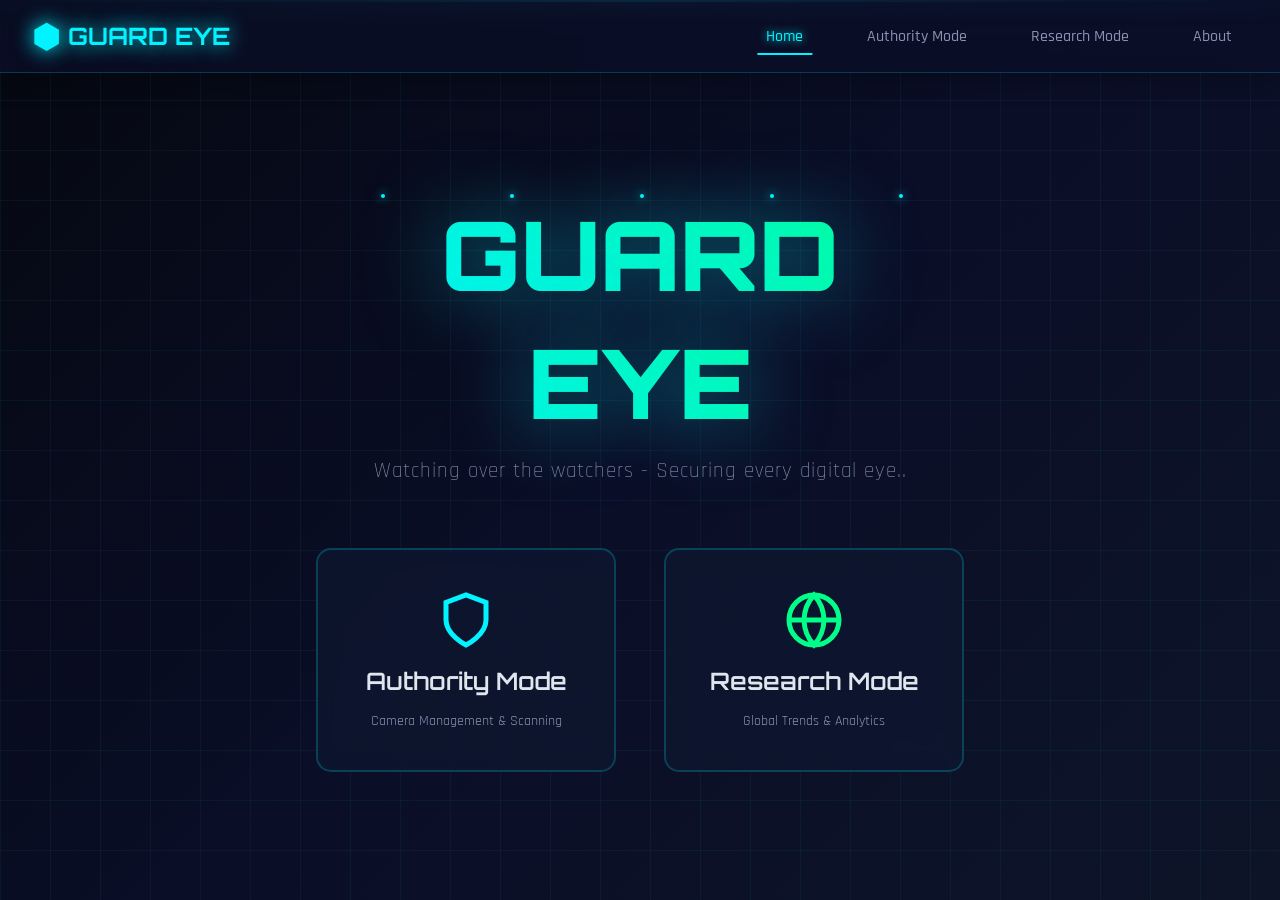
<file: index.html>
<!DOCTYPE html>
<html lang="en">
<head>
    <meta charset="UTF-8">
    <meta name="viewport" content="width=device-width, initial-scale=1.0">
    <title>Guard Eye - Cybersecurity Dashboard</title>
    <link rel="stylesheet" href="styles.css">
    <link rel="preconnect" href="https://fonts.googleapis.com">
    <link rel="preconnect" href="https://fonts.gstatic.com" crossorigin>
    <link href="https://fonts.googleapis.com/css2?family=Orbitron:wght@400;500;700;900&family=Rajdhani:wght@300;400;500;600;700&display=swap" rel="stylesheet">
</head>
<body>
    <div class="cyber-background">
        <div class="grid-overlay"></div>
        <div class="scan-line"></div>
    </div>

    <nav class="navbar">
        <div class="nav-container">
            <div class="logo">
                <span class="logo-icon">⬢</span>
                <span class="logo-text">GUARD EYE</span>
            </div>
            <ul class="nav-links">
                <li><a href="index.html" class="active">Home</a></li>
                <li><a href="authority.html">Authority Mode</a></li>
                <li><a href="research.html">Research Mode</a></li>
                <li><a href="about.html">About</a></li>
            </ul>
        </div>
    </nav>

    <main class="home-main">
        <div class="hero-section">
            <div class="hero-content">
                <h1 class="glowing-title">
                    <span class="title-line">GUARD</span>
                    <span class="title-line">EYE</span>
                </h1>
                <p class="tagline">Watching over the watchers - Securing every digital eye..</p>
                
                <div class="mode-buttons">
                    <a href="authority.html" class="mode-btn authority-btn">
                        <div class="btn-icon">
                            <svg viewBox="0 0 24 24" fill="none" stroke="currentColor" stroke-width="2">
                                <path d="M12 22s8-4 8-10V5l-8-3-8 3v7c0 6 8 10 8 10z"/>
                            </svg>
                        </div>
                        <span class="btn-text">Authority Mode</span>
                        <span class="btn-subtitle">Camera Management & Scanning</span>
                    </a>
                    
                    <a href="research.html" class="mode-btn research-btn">
                        <div class="btn-icon">
                            <svg viewBox="0 0 24 24" fill="none" stroke="currentColor" stroke-width="2">
                                <circle cx="12" cy="12" r="10"/>
                                <path d="M2 12h20"/>
                                <path d="M12 2a15.3 15.3 0 0 1 4 10 15.3 15.3 0 0 1-4 10 15.3 15.3 0 0 1-4-10 15.3 15.3 0 0 1 4-10z"/>
                            </svg>
                        </div>
                        <span class="btn-text">Research Mode</span>
                        <span class="btn-subtitle">Global Trends & Analytics</span>
                    </a>
                </div>
            </div>

            <div class="floating-particles">
                <div class="particle"></div>
                <div class="particle"></div>
                <div class="particle"></div>
                <div class="particle"></div>
                <div class="particle"></div>
            </div>
        </div>
    </main>

    <script src="script.js"></script>
</body>
</html>
</file>
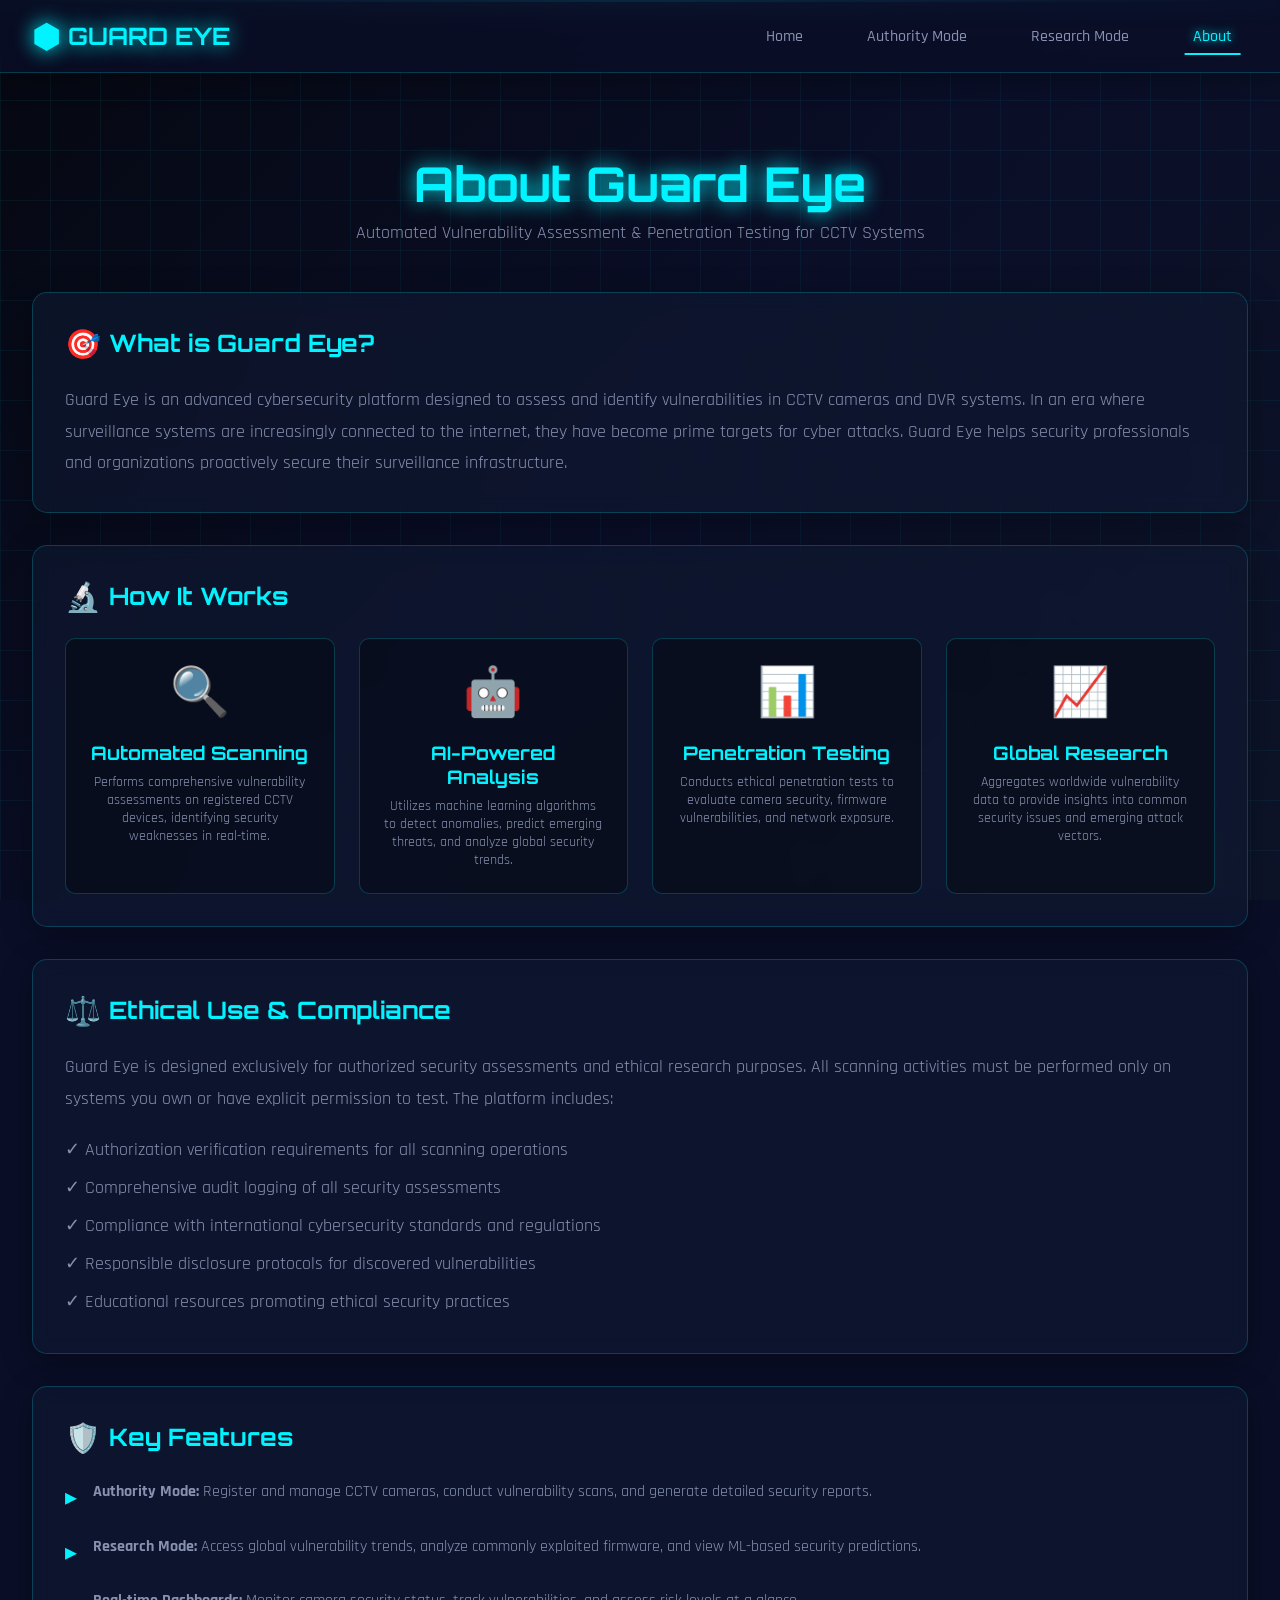
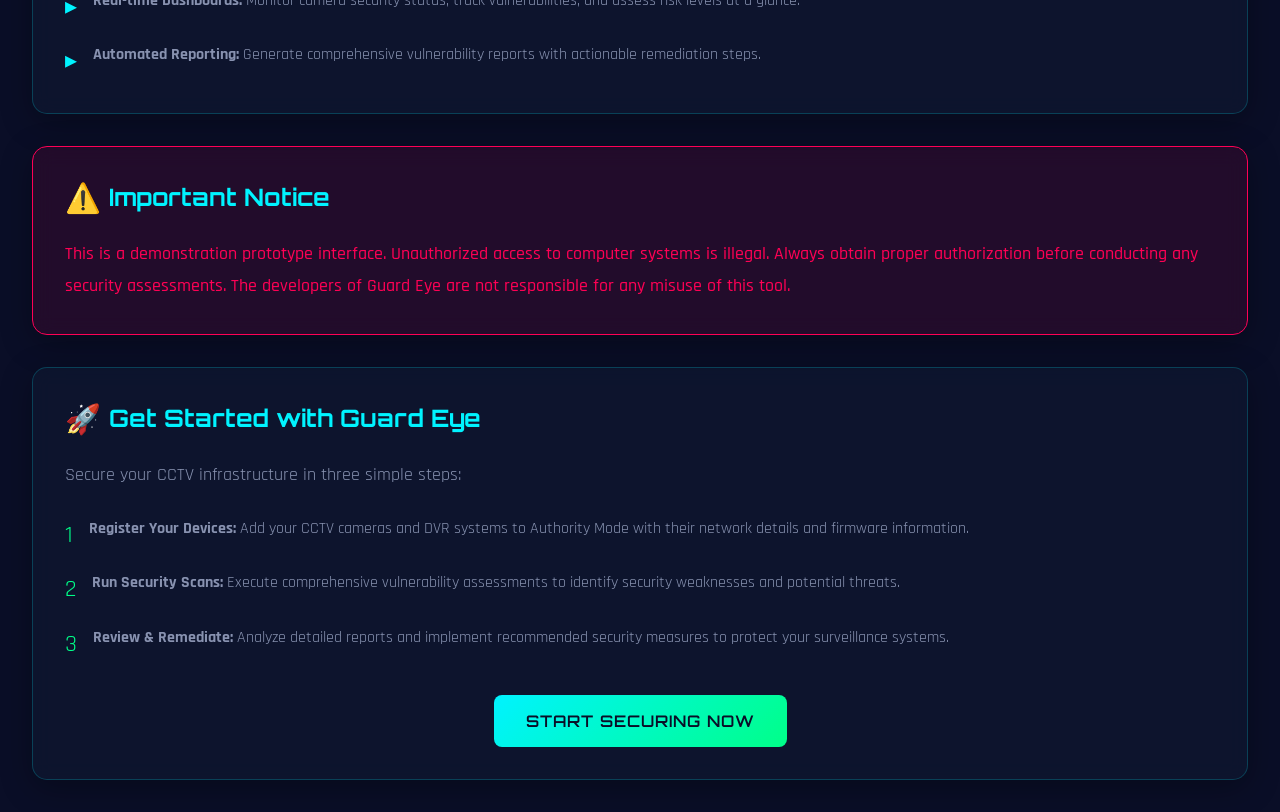
<file: about.html>
<!DOCTYPE html>
<html lang="en">
<head>
    <meta charset="UTF-8">
    <meta name="viewport" content="width=device-width, initial-scale=1.0">
    <title>About - Guard Eye</title>
    <link rel="stylesheet" href="styles.css">
    <link rel="preconnect" href="https://fonts.googleapis.com">
    <link rel="preconnect" href="https://fonts.gstatic.com" crossorigin>
    <link href="https://fonts.googleapis.com/css2?family=Orbitron:wght@400;500;700;900&family=Rajdhani:wght@300;400;500;600;700&display=swap" rel="stylesheet">
</head>
<body>
    <div class="cyber-background">
        <div class="grid-overlay"></div>
        <div class="scan-line"></div>
    </div>

    <nav class="navbar">
        <div class="nav-container">
            <div class="logo">
                <span class="logo-icon">⬢</span>
                <span class="logo-text">GUARD EYE</span>
            </div>
            <ul class="nav-links">
                <li><a href="index.html">Home</a></li>
                <li><a href="authority.html">Authority Mode</a></li>
                <li><a href="research.html">Research Mode</a></li>
                <li><a href="about.html" class="active">About</a></li>
            </ul>
        </div>
    </nav>

    <main class="about-main">
        <div class="page-header">
            <h1 class="page-title">About Guard Eye</h1>
            <p class="page-subtitle">Automated Vulnerability Assessment & Penetration Testing for CCTV Systems</p>
        </div>

        <div class="about-content">
            <div class="glass-panel about-section">
                <h2 class="section-title">
                    <span class="title-icon">🎯</span>
                    What is Guard Eye?
                </h2>
                <p class="about-text">
                    Guard Eye is an advanced cybersecurity platform designed to assess and identify vulnerabilities in CCTV cameras and DVR systems. 
                    In an era where surveillance systems are increasingly connected to the internet, they have become prime targets for cyber attacks.
                    Guard Eye helps security professionals and organizations proactively secure their surveillance infrastructure.
                </p>
            </div>

            <div class="glass-panel about-section">
                <h2 class="section-title">
                    <span class="title-icon">🔬</span>
                    How It Works
                </h2>
                <div class="feature-grid">
                    <div class="feature-item">
                        <div class="feature-icon">🔍</div>
                        <h3>Automated Scanning</h3>
                        <p>Performs comprehensive vulnerability assessments on registered CCTV devices, identifying security weaknesses in real-time.</p>
                    </div>
                    <div class="feature-item">
                        <div class="feature-icon">🤖</div>
                        <h3>AI-Powered Analysis</h3>
                        <p>Utilizes machine learning algorithms to detect anomalies, predict emerging threats, and analyze global security trends.</p>
                    </div>
                    <div class="feature-item">
                        <div class="feature-icon">📊</div>
                        <h3>Penetration Testing</h3>
                        <p>Conducts ethical penetration tests to evaluate camera security, firmware vulnerabilities, and network exposure.</p>
                    </div>
                    <div class="feature-item">
                        <div class="feature-icon">📈</div>
                        <h3>Global Research</h3>
                        <p>Aggregates worldwide vulnerability data to provide insights into common security issues and emerging attack vectors.</p>
                    </div>
                </div>
            </div>

            <div class="glass-panel about-section">
                <h2 class="section-title">
                    <span class="title-icon">⚖️</span>
                    Ethical Use & Compliance
                </h2>
                <p class="about-text">
                    Guard Eye is designed exclusively for authorized security assessments and ethical research purposes. All scanning activities must be performed only on systems you own or have explicit permission to test. The platform includes:
                </p>
                <ul class="ethics-list">
                    <li>✓ Authorization verification requirements for all scanning operations</li>
                    <li>✓ Comprehensive audit logging of all security assessments</li>
                    <li>✓ Compliance with international cybersecurity standards and regulations</li>
                    <li>✓ Responsible disclosure protocols for discovered vulnerabilities</li>
                    <li>✓ Educational resources promoting ethical security practices</li>
                </ul>
            </div>

            <div class="glass-panel about-section">
                <h2 class="section-title">
                    <span class="title-icon">🛡️</span>
                    Key Features
                </h2>
                <div class="features-list">
                    <div class="feature-row">
                        <span class="feature-bullet">▸</span>
                        <div>
                            <strong>Authority Mode:</strong> Register and manage CCTV cameras, conduct vulnerability scans, and generate detailed security reports.
                        </div>
                    </div>
                    <div class="feature-row">
                        <span class="feature-bullet">▸</span>
                        <div>
                            <strong>Research Mode:</strong> Access global vulnerability trends, analyze commonly exploited firmware, and view ML-based security predictions.
                        </div>
                    </div>
                    <div class="feature-row">
                        <span class="feature-bullet">▸</span>
                        <div>
                            <strong>Real-time Dashboards:</strong> Monitor camera security status, track vulnerabilities, and assess risk levels at a glance.
                        </div>
                    </div>
                    <div class="feature-row">
                        <span class="feature-bullet">▸</span>
                        <div>
                            <strong>Automated Reporting:</strong> Generate comprehensive vulnerability reports with actionable remediation steps.
                        </div>
                    </div>
                </div>
            </div>

            <div class="glass-panel about-section warning-section">
                <h2 class="section-title">
                    <span class="title-icon">⚠️</span>
                    Important Notice
                </h2>
                <p class="about-text warning-text">
                    This is a demonstration prototype interface. Unauthorized access to computer systems is illegal. 
                    Always obtain proper authorization before conducting any security assessments. 
                    The developers of Guard Eye are not responsible for any misuse of this tool.
                </p>
            </div>

            <div class="glass-panel contact-section">
                <h2 class="section-title">
                    <span class="title-icon">🚀</span>
                    Get Started with Guard Eye
                </h2>
                <p class="about-text" style="margin-bottom: 1.5rem;">
                    Secure your CCTV infrastructure in three simple steps:
                </p>
                <div class="features-list">
                    <div class="feature-row">
                        <span class="feature-bullet" style="color: var(--neon-green);">1</span>
                        <div>
                            <strong>Register Your Devices:</strong> Add your CCTV cameras and DVR systems to Authority Mode with their network details and firmware information.
                        </div>
                    </div>
                    <div class="feature-row">
                        <span class="feature-bullet" style="color: var(--neon-green);">2</span>
                        <div>
                            <strong>Run Security Scans:</strong> Execute comprehensive vulnerability assessments to identify security weaknesses and potential threats.
                        </div>
                    </div>
                    <div class="feature-row">
                        <span class="feature-bullet" style="color: var(--neon-green);">3</span>
                        <div>
                            <strong>Review & Remediate:</strong> Analyze detailed reports and implement recommended security measures to protect your surveillance systems.
                        </div>
                    </div>
                </div>
                <div style="text-align: center; margin-top: 2rem;">
                    <a href="authority.html" class="btn-primary" style="display: inline-block; text-decoration: none;">
                        <span>Start Securing Now</span>
                    </a>
                </div>
            </div>
        </div>
    </main>

    <script src="script.js"></script>
</body>
</html>
</file>
<file: styles.css>
:root {
    --bg-dark: #0a0e27;
    --bg-darker: #050810;
    --neon-blue: #00f3ff;
    --neon-green: #00ff88;
    --neon-purple: #b400ff;
    --neon-red: #ff0055;
    --neon-orange: #ff6b00;
    --neon-yellow: #ffed00;
    --glass-bg: rgba(15, 25, 50, 0.6);
    --glass-border: rgba(0, 243, 255, 0.2);
    --text-primary: #e0e6ed;
    --text-secondary: #8892b0;
}

* {
    margin: 0;
    padding: 0;
    box-sizing: border-box;
}

body {
    font-family: 'Rajdhani', sans-serif;
    background: var(--bg-dark);
    color: var(--text-primary);
    min-height: 100vh;
    overflow-x: hidden;
    position: relative;
}

.cyber-background {
    position: fixed;
    top: 0;
    left: 0;
    width: 100%;
    height: 100%;
    z-index: -1;
    background: 
        linear-gradient(135deg, var(--bg-darker) 0%, var(--bg-dark) 50%, #0d1428 100%);
}

.grid-overlay {
    position: absolute;
    top: 0;
    left: 0;
    width: 100%;
    height: 100%;
    background-image: 
        linear-gradient(rgba(0, 243, 255, 0.05) 1px, transparent 1px),
        linear-gradient(90deg, rgba(0, 243, 255, 0.05) 1px, transparent 1px);
    background-size: 50px 50px;
    animation: gridMove 20s linear infinite;
}

@keyframes gridMove {
    0% { transform: translateY(0); }
    100% { transform: translateY(50px); }
}

.scan-line {
    position: absolute;
    top: 0;
    left: 0;
    width: 100%;
    height: 2px;
    background: linear-gradient(90deg, transparent, var(--neon-blue), transparent);
    animation: scanMove 3s linear infinite;
    box-shadow: 0 0 20px var(--neon-blue);
}

@keyframes scanMove {
    0% { transform: translateY(0); }
    100% { transform: translateY(100vh); }
}

.navbar {
    position: sticky;
    top: 0;
    z-index: 1000;
    background: rgba(10, 14, 39, 0.8);
    backdrop-filter: blur(10px);
    border-bottom: 1px solid var(--glass-border);
    box-shadow: 0 4px 30px rgba(0, 0, 0, 0.3);
}

.nav-container {
    max-width: 1400px;
    margin: 0 auto;
    padding: 1rem 2rem;
    display: flex;
    justify-content: space-between;
    align-items: center;
}

.logo {
    display: flex;
    align-items: center;
    gap: 0.5rem;
    font-family: 'Orbitron', sans-serif;
    font-size: 1.5rem;
    font-weight: 700;
    color: var(--neon-blue);
    text-shadow: 0 0 20px var(--neon-blue);
}

.logo-icon {
    font-size: 2rem;
    animation: rotatePulse 3s ease-in-out infinite;
}

@keyframes rotatePulse {
    0%, 100% { transform: rotate(0deg) scale(1); }
    50% { transform: rotate(180deg) scale(1.1); }
}

.nav-links {
    display: flex;
    list-style: none;
    gap: 2rem;
}

.nav-links a {
    color: var(--text-secondary);
    text-decoration: none;
    font-weight: 500;
    font-size: 1rem;
    padding: 0.5rem 1rem;
    border-radius: 5px;
    transition: all 0.3s ease;
    position: relative;
}

.nav-links a::before {
    content: '';
    position: absolute;
    bottom: 0;
    left: 50%;
    width: 0;
    height: 2px;
    background: var(--neon-blue);
    transform: translateX(-50%);
    transition: width 0.3s ease;
}

.nav-links a:hover,
.nav-links a.active {
    color: var(--neon-blue);
    text-shadow: 0 0 10px var(--neon-blue);
}

.nav-links a:hover::before,
.nav-links a.active::before {
    width: 80%;
}

.home-main {
    min-height: calc(100vh - 80px);
    display: flex;
    align-items: center;
    justify-content: center;
    padding: 2rem;
}

.hero-section {
    text-align: center;
    position: relative;
    z-index: 1;
}

.glowing-title {
    font-family: 'Orbitron', sans-serif;
    font-size: 6rem;
    font-weight: 900;
    margin-bottom: 1rem;
    display: flex;
    flex-direction: column;
    gap: 0.5rem;
}

.title-line {
    background: linear-gradient(45deg, var(--neon-blue), var(--neon-green));
    -webkit-background-clip: text;
    -webkit-text-fill-color: transparent;
    background-clip: text;
    animation: titleGlow 2s ease-in-out infinite alternate;
    text-shadow: 0 0 80px rgba(0, 243, 255, 0.5);
}

@keyframes titleGlow {
    0% { 
        filter: brightness(1) drop-shadow(0 0 20px var(--neon-blue));
    }
    100% { 
        filter: brightness(1.3) drop-shadow(0 0 40px var(--neon-blue));
    }
}

.tagline {
    font-size: 1.3rem;
    color: var(--text-secondary);
    margin-bottom: 4rem;
    font-weight: 300;
    letter-spacing: 1px;
}

.mode-buttons {
    display: flex;
    gap: 3rem;
    justify-content: center;
    flex-wrap: wrap;
}

.mode-btn {
    background: var(--glass-bg);
    border: 2px solid var(--glass-border);
    border-radius: 15px;
    padding: 2.5rem 2rem;
    width: 300px;
    display: flex;
    flex-direction: column;
    align-items: center;
    gap: 1rem;
    text-decoration: none;
    color: var(--text-primary);
    transition: all 0.4s ease;
    backdrop-filter: blur(10px);
    position: relative;
    overflow: hidden;
}

.mode-btn::before {
    content: '';
    position: absolute;
    top: -50%;
    left: -50%;
    width: 200%;
    height: 200%;
    background: radial-gradient(circle, rgba(0, 243, 255, 0.1) 0%, transparent 70%);
    opacity: 0;
    transition: opacity 0.4s ease;
}

.mode-btn:hover::before {
    opacity: 1;
}

.mode-btn:hover {
    transform: translateY(-10px);
    box-shadow: 0 20px 60px rgba(0, 243, 255, 0.4);
}

.authority-btn:hover {
    border-color: var(--neon-blue);
    box-shadow: 0 20px 60px rgba(0, 243, 255, 0.4);
}

.research-btn:hover {
    border-color: var(--neon-green);
    box-shadow: 0 20px 60px rgba(0, 255, 136, 0.4);
}

.btn-icon {
    width: 60px;
    height: 60px;
    display: flex;
    align-items: center;
    justify-content: center;
}

.btn-icon svg {
    width: 100%;
    height: 100%;
    stroke: var(--neon-blue);
    transition: all 0.3s ease;
}

.research-btn .btn-icon svg {
    stroke: var(--neon-green);
}

.mode-btn:hover .btn-icon svg {
    filter: drop-shadow(0 0 10px currentColor);
    transform: scale(1.1);
}

.btn-text {
    font-family: 'Orbitron', sans-serif;
    font-size: 1.5rem;
    font-weight: 600;
}

.btn-subtitle {
    font-size: 0.9rem;
    color: var(--text-secondary);
}

.floating-particles {
    position: absolute;
    top: 0;
    left: 0;
    width: 100%;
    height: 100%;
    pointer-events: none;
}

.particle {
    position: absolute;
    width: 4px;
    height: 4px;
    background: var(--neon-blue);
    border-radius: 50%;
    box-shadow: 0 0 10px var(--neon-blue);
    animation: floatParticle 10s infinite;
}

.particle:nth-child(1) { left: 10%; animation-delay: 0s; }
.particle:nth-child(2) { left: 30%; animation-delay: 2s; }
.particle:nth-child(3) { left: 50%; animation-delay: 4s; }
.particle:nth-child(4) { left: 70%; animation-delay: 1s; }
.particle:nth-child(5) { left: 90%; animation-delay: 3s; }

@keyframes floatParticle {
    0% { 
        transform: translateY(100vh) scale(0);
        opacity: 0;
    }
    10% {
        opacity: 1;
    }
    90% {
        opacity: 1;
    }
    100% { 
        transform: translateY(-100px) scale(1);
        opacity: 0;
    }
}

.page-header {
    text-align: center;
    padding: 3rem 2rem;
}

.page-title {
    font-family: 'Orbitron', sans-serif;
    font-size: 3rem;
    color: var(--neon-blue);
    text-shadow: 0 0 20px var(--neon-blue);
    margin-bottom: 0.5rem;
}

.page-subtitle {
    color: var(--text-secondary);
    font-size: 1.1rem;
}

.glass-panel {
    background: var(--glass-bg);
    border: 1px solid var(--glass-border);
    border-radius: 15px;
    padding: 2rem;
    backdrop-filter: blur(10px);
    box-shadow: 0 8px 32px rgba(0, 0, 0, 0.3);
}

.section-title {
    font-family: 'Orbitron', sans-serif;
    font-size: 1.5rem;
    color: var(--neon-blue);
    margin-bottom: 1.5rem;
    display: flex;
    align-items: center;
    gap: 0.5rem;
}

.title-icon {
    font-size: 1.8rem;
}

.authority-main,
.research-main,
.about-main {
    max-width: 1400px;
    margin: 0 auto;
    padding: 2rem;
}

.dashboard-stats {
    display: grid;
    grid-template-columns: repeat(auto-fit, minmax(250px, 1fr));
    gap: 1.5rem;
    margin-bottom: 2rem;
}

.stat-card {
    background: var(--glass-bg);
    border: 1px solid var(--glass-border);
    border-radius: 10px;
    padding: 1.5rem;
    text-align: center;
    backdrop-filter: blur(10px);
    transition: all 0.3s ease;
}

.stat-card:hover {
    transform: translateY(-5px);
    border-color: var(--neon-blue);
    box-shadow: 0 10px 30px rgba(0, 243, 255, 0.3);
}

.stat-card.risk-high:hover {
    border-color: var(--neon-red);
    box-shadow: 0 10px 30px rgba(255, 0, 85, 0.3);
}

.stat-icon {
    font-size: 2.5rem;
    margin-bottom: 0.5rem;
}

.stat-value {
    font-family: 'Orbitron', sans-serif;
    font-size: 2.5rem;
    font-weight: 700;
    color: var(--neon-blue);
    margin-bottom: 0.5rem;
}

.stat-label {
    color: var(--text-secondary);
    font-size: 1rem;
}

.content-grid {
    display: grid;
    grid-template-columns: repeat(auto-fit, minmax(400px, 1fr));
    gap: 2rem;
    margin-bottom: 2rem;
}

.camera-form {
    display: flex;
    flex-direction: column;
    gap: 1.5rem;
}

.form-group {
    display: flex;
    flex-direction: column;
    gap: 0.5rem;
}

.form-group label {
    color: var(--neon-blue);
    font-weight: 500;
    font-size: 0.9rem;
}

.form-group input {
    background: rgba(0, 0, 0, 0.3);
    border: 1px solid var(--glass-border);
    border-radius: 8px;
    padding: 0.8rem;
    color: var(--text-primary);
    font-family: 'Rajdhani', sans-serif;
    font-size: 1rem;
    transition: all 0.3s ease;
}

.form-group input:focus {
    outline: none;
    border-color: var(--neon-blue);
    box-shadow: 0 0 15px rgba(0, 243, 255, 0.3);
}

.btn-primary {
    background: linear-gradient(135deg, var(--neon-blue), var(--neon-green));
    border: none;
    border-radius: 8px;
    padding: 1rem 2rem;
    color: var(--bg-dark);
    font-family: 'Orbitron', sans-serif;
    font-size: 1rem;
    font-weight: 600;
    cursor: pointer;
    transition: all 0.3s ease;
    text-transform: uppercase;
    letter-spacing: 1px;
}

.btn-primary:hover {
    transform: translateY(-2px);
    box-shadow: 0 10px 30px rgba(0, 243, 255, 0.5);
}

.cameras-grid {
    display: grid;
    grid-template-columns: repeat(auto-fill, minmax(300px, 1fr));
    gap: 1.5rem;
}

.camera-card {
    background: rgba(0, 0, 0, 0.3);
    border: 1px solid var(--glass-border);
    border-radius: 10px;
    padding: 1.5rem;
    transition: all 0.3s ease;
}

.camera-card:hover {
    border-color: var(--neon-blue);
    box-shadow: 0 5px 20px rgba(0, 243, 255, 0.2);
}

.camera-header {
    display: flex;
    justify-content: space-between;
    align-items: start;
    margin-bottom: 1rem;
}

.camera-id {
    font-family: 'Orbitron', sans-serif;
    color: var(--neon-blue);
    font-size: 1.1rem;
    font-weight: 600;
}

.status-badge {
    padding: 0.3rem 0.8rem;
    border-radius: 20px;
    font-size: 0.8rem;
    font-weight: 500;
}

.status-active {
    background: rgba(0, 255, 136, 0.2);
    color: var(--neon-green);
    border: 1px solid var(--neon-green);
}

.status-scanned {
    background: rgba(0, 243, 255, 0.2);
    color: var(--neon-blue);
    border: 1px solid var(--neon-blue);
}

.camera-details {
    display: flex;
    flex-direction: column;
    gap: 0.5rem;
    margin-bottom: 1rem;
}

.detail-row {
    display: flex;
    justify-content: space-between;
    font-size: 0.9rem;
}

.detail-label {
    color: var(--text-secondary);
}

.detail-value {
    color: var(--text-primary);
}

.camera-actions {
    display: flex;
    gap: 0.5rem;
}

.btn-scan,
.btn-report {
    flex: 1;
    padding: 0.6rem;
    border-radius: 5px;
    border: 1px solid;
    background: transparent;
    cursor: pointer;
    font-family: 'Rajdhani', sans-serif;
    font-weight: 500;
    transition: all 0.3s ease;
}

.btn-scan {
    border-color: var(--neon-green);
    color: var(--neon-green);
}

.btn-scan:hover {
    background: var(--neon-green);
    color: var(--bg-dark);
    box-shadow: 0 5px 15px rgba(0, 255, 136, 0.3);
}

.btn-report {
    border-color: var(--neon-blue);
    color: var(--neon-blue);
}

.btn-report:hover {
    background: var(--neon-blue);
    color: var(--bg-dark);
    box-shadow: 0 5px 15px rgba(0, 243, 255, 0.3);
}

.empty-state {
    text-align: center;
    padding: 3rem;
    color: var(--text-secondary);
}

.empty-icon {
    font-size: 4rem;
    margin-bottom: 1rem;
    opacity: 0.5;
}

.modal {
    display: none;
    position: fixed;
    top: 0;
    left: 0;
    width: 100%;
    height: 100%;
    background: rgba(0, 0, 0, 0.8);
    z-index: 2000;
    justify-content: center;
    align-items: center;
}

.modal.active {
    display: flex;
}

.modal-content {
    background: var(--glass-bg);
    border: 2px solid var(--neon-blue);
    border-radius: 15px;
    padding: 3rem;
    max-width: 600px;
    width: 90%;
    text-align: center;
    backdrop-filter: blur(20px);
    position: relative;
}

.close-modal {
    position: absolute;
    top: 1rem;
    right: 1rem;
    font-size: 2rem;
    color: var(--neon-red);
    cursor: pointer;
    transition: all 0.3s ease;
}

.close-modal:hover {
    transform: scale(1.2);
    text-shadow: 0 0 10px var(--neon-red);
}

.scan-animation {
    margin: 2rem 0;
    height: 100px;
    position: relative;
    border: 1px solid var(--glass-border);
    border-radius: 10px;
    overflow: hidden;
}

.scanner-bar {
    position: absolute;
    top: 0;
    left: 0;
    width: 100%;
    height: 3px;
    background: linear-gradient(90deg, transparent, var(--neon-green), transparent);
    animation: scanBar 2s linear infinite;
    box-shadow: 0 0 20px var(--neon-green);
}

@keyframes scanBar {
    0% { transform: translateY(0); }
    100% { transform: translateY(100px); }
}

.scan-status {
    color: var(--neon-green);
    margin: 1rem 0;
    font-family: 'Orbitron', sans-serif;
}

.progress-bar {
    width: 100%;
    height: 30px;
    background: rgba(0, 0, 0, 0.5);
    border-radius: 15px;
    overflow: hidden;
    margin: 1rem 0;
}

.progress-fill {
    height: 100%;
    background: linear-gradient(90deg, var(--neon-blue), var(--neon-green));
    width: 0%;
    transition: width 0.3s ease;
    box-shadow: 0 0 20px var(--neon-blue);
}

.scan-percentage {
    font-family: 'Orbitron', sans-serif;
    font-size: 1.5rem;
    color: var(--neon-blue);
}

.report-modal {
    max-width: 800px;
    text-align: left;
}

.vulnerability-item {
    background: rgba(0, 0, 0, 0.3);
    border-left: 3px solid;
    padding: 1rem;
    margin: 1rem 0;
    border-radius: 5px;
}

.vulnerability-item.critical {
    border-color: var(--neon-red);
}

.vulnerability-item.high {
    border-color: var(--neon-orange);
}

.vulnerability-item.medium {
    border-color: var(--neon-yellow);
}

.vulnerability-item.low {
    border-color: var(--neon-green);
}

.vuln-title {
    font-family: 'Orbitron', sans-serif;
    margin-bottom: 0.5rem;
}

.vuln-description {
    color: var(--text-secondary);
    font-size: 0.9rem;
}

.research-grid {
    display: grid;
    grid-template-columns: repeat(auto-fit, minmax(400px, 1fr));
    gap: 2rem;
}

.world-map-section {
    grid-column: 1 / -1;
}

.world-map {
    min-height: 300px;
}

.global-stats {
    display: grid;
    grid-template-columns: repeat(2, 1fr);
    gap: 1.5rem;
}

.global-stat-item {
    text-align: center;
    padding: 1rem;
}

.stat-number {
    font-family: 'Orbitron', sans-serif;
    font-size: 2.5rem;
    font-weight: 700;
    margin-bottom: 0.5rem;
}

.pulse-red {
    color: var(--neon-red);
    animation: pulse 2s ease-in-out infinite;
}

.pulse-orange {
    color: var(--neon-orange);
    animation: pulse 2s ease-in-out infinite 0.2s;
}

.pulse-yellow {
    color: var(--neon-yellow);
    animation: pulse 2s ease-in-out infinite 0.4s;
}

.pulse-green {
    color: var(--neon-green);
    animation: pulse 2s ease-in-out infinite 0.6s;
}

@keyframes pulse {
    0%, 100% { opacity: 1; transform: scale(1); }
    50% { opacity: 0.7; transform: scale(1.05); }
}

.stat-desc {
    color: var(--text-secondary);
    font-size: 0.9rem;
}

.vuln-list {
    display: flex;
    flex-direction: column;
    gap: 1rem;
}

.vuln-item {
    display: flex;
    align-items: center;
    gap: 1rem;
    position: relative;
}

.vuln-bar {
    height: 30px;
    border-radius: 5px;
    box-shadow: 0 0 15px currentColor;
    transition: width 1s ease;
}

.vuln-label {
    position: absolute;
    left: 1rem;
    color: white;
    font-weight: 600;
    z-index: 1;
}

.vuln-percent {
    margin-left: auto;
    font-family: 'Orbitron', sans-serif;
    color: var(--neon-blue);
}

.disclaimer {
    margin-top: 2rem;
    text-align: center;
    background: rgba(255, 0, 85, 0.1);
    border-color: var(--neon-red);
}

.about-content {
    display: flex;
    flex-direction: column;
    gap: 2rem;
}

.about-text {
    color: var(--text-secondary);
    line-height: 1.8;
    font-size: 1.1rem;
}

.feature-grid {
    display: grid;
    grid-template-columns: repeat(auto-fit, minmax(250px, 1fr));
    gap: 1.5rem;
    margin-top: 1.5rem;
}

.feature-item {
    background: rgba(0, 0, 0, 0.3);
    padding: 1.5rem;
    border-radius: 10px;
    text-align: center;
    border: 1px solid var(--glass-border);
    transition: all 0.3s ease;
}

.feature-item:hover {
    border-color: var(--neon-blue);
    transform: translateY(-5px);
}

.feature-icon {
    font-size: 3rem;
    margin-bottom: 1rem;
}

.feature-item h3 {
    color: var(--neon-blue);
    font-family: 'Orbitron', sans-serif;
    margin-bottom: 0.5rem;
}

.feature-item p {
    color: var(--text-secondary);
    font-size: 0.9rem;
}

.ethics-list {
    list-style: none;
    margin-top: 1rem;
}

.ethics-list li {
    color: var(--text-secondary);
    padding: 0.5rem 0;
    font-size: 1.1rem;
}

.features-list {
    display: flex;
    flex-direction: column;
    gap: 1rem;
    margin-top: 1rem;
}

.feature-row {
    display: flex;
    gap: 1rem;
    align-items: start;
    color: var(--text-secondary);
    line-height: 1.6;
}

.feature-bullet {
    color: var(--neon-blue);
    font-size: 1.5rem;
}

.warning-section {
    background: rgba(255, 0, 85, 0.1);
    border-color: var(--neon-red);
}

.warning-text {
    color: var(--neon-red);
    font-weight: 500;
}

.tech-stack {
    display: flex;
    gap: 1rem;
    flex-wrap: wrap;
    justify-content: center;
    margin-top: 1rem;
}

.tech-badge {
    background: rgba(0, 243, 255, 0.1);
    border: 1px solid var(--neon-blue);
    color: var(--neon-blue);
    padding: 0.5rem 1.5rem;
    border-radius: 20px;
    font-family: 'Orbitron', sans-serif;
    font-size: 0.9rem;
}

@media (max-width: 768px) {
    .glowing-title {
        font-size: 3.5rem;
    }
    
    .mode-buttons {
        flex-direction: column;
        align-items: center;
    }
    
    .nav-links {
        gap: 1rem;
    }
    
    .content-grid,
    .research-grid {
        grid-template-columns: 1fr;
    }
    
    .global-stats {
        grid-template-columns: 1fr;
    }
    
    .dashboard-stats {
        grid-template-columns: repeat(2, 1fr);
    }
}

@media (max-width: 480px) {
    .glowing-title {
        font-size: 2.5rem;
    }
    
    .nav-links {
        flex-direction: column;
        gap: 0.5rem;
    }
    
    .dashboard-stats {
        grid-template-columns: 1fr;
    }
    
    .mode-btn {
        width: 100%;
    }
}
</file>
